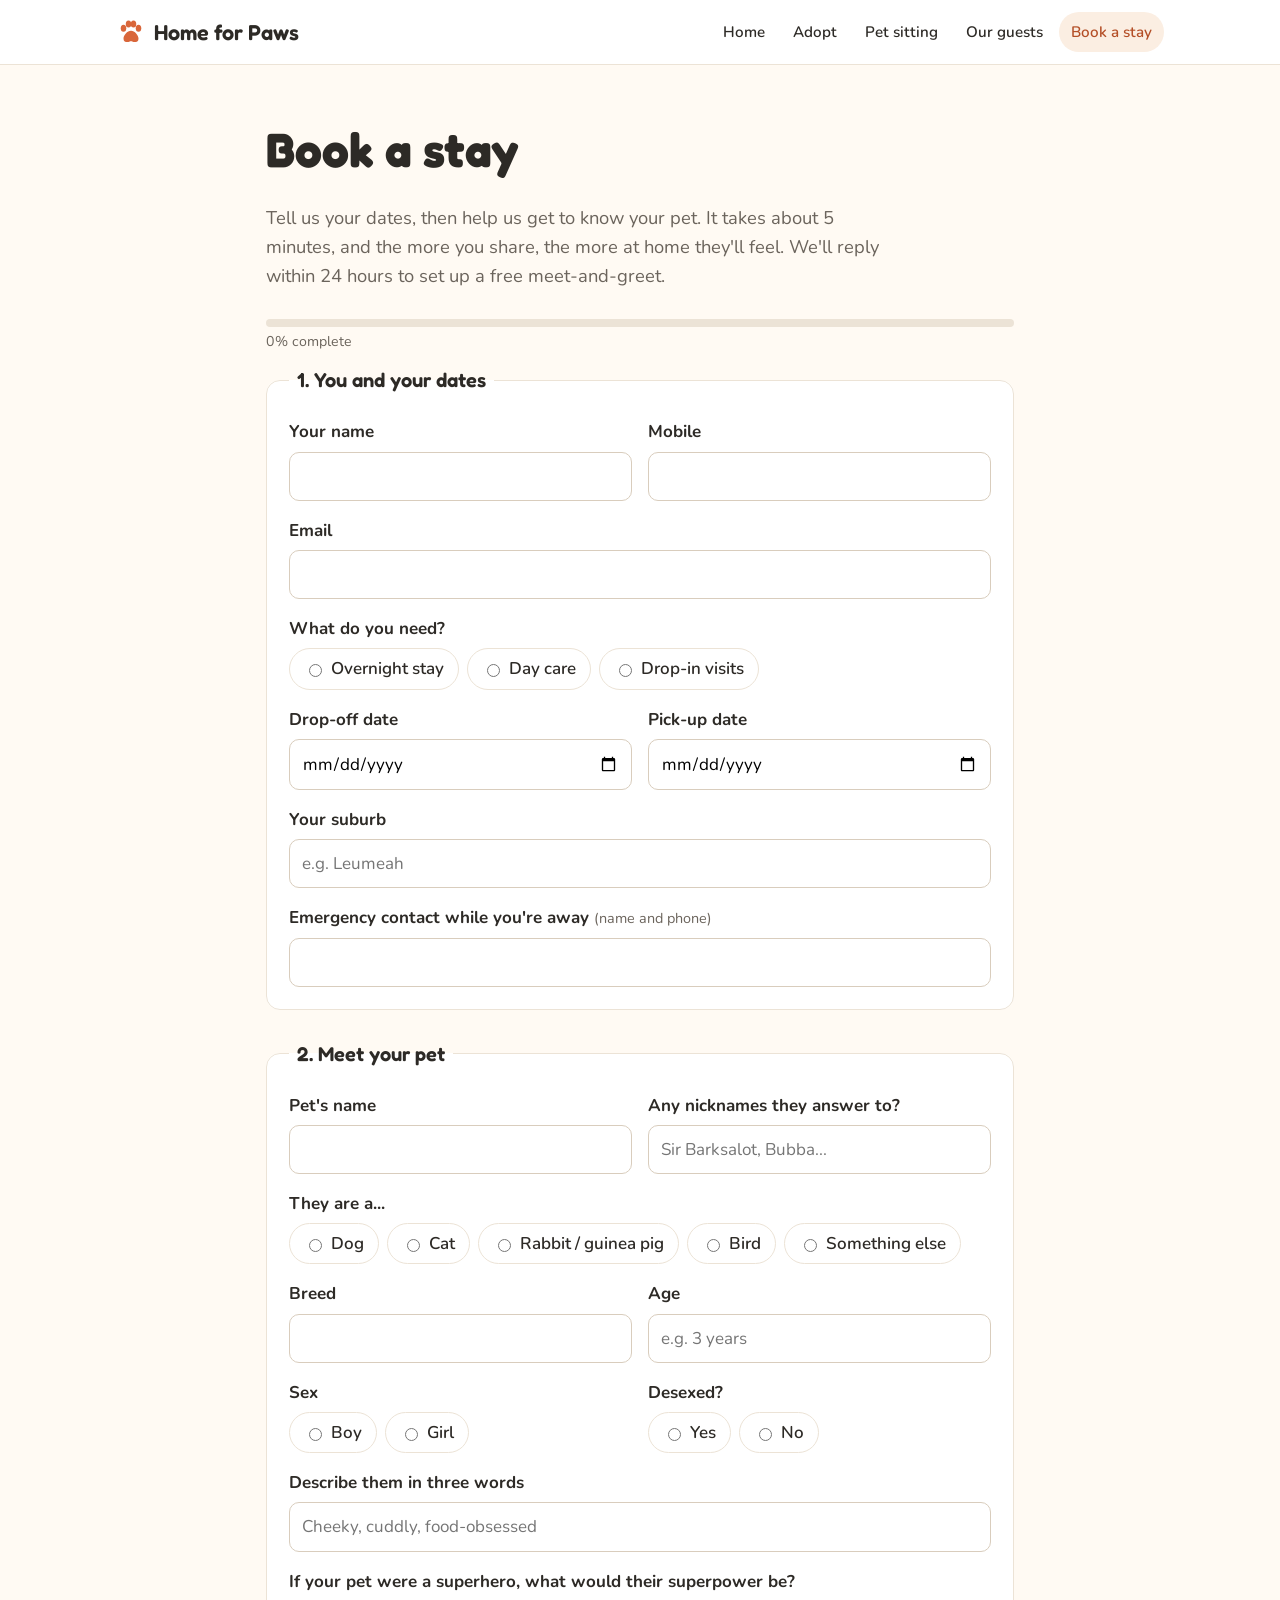
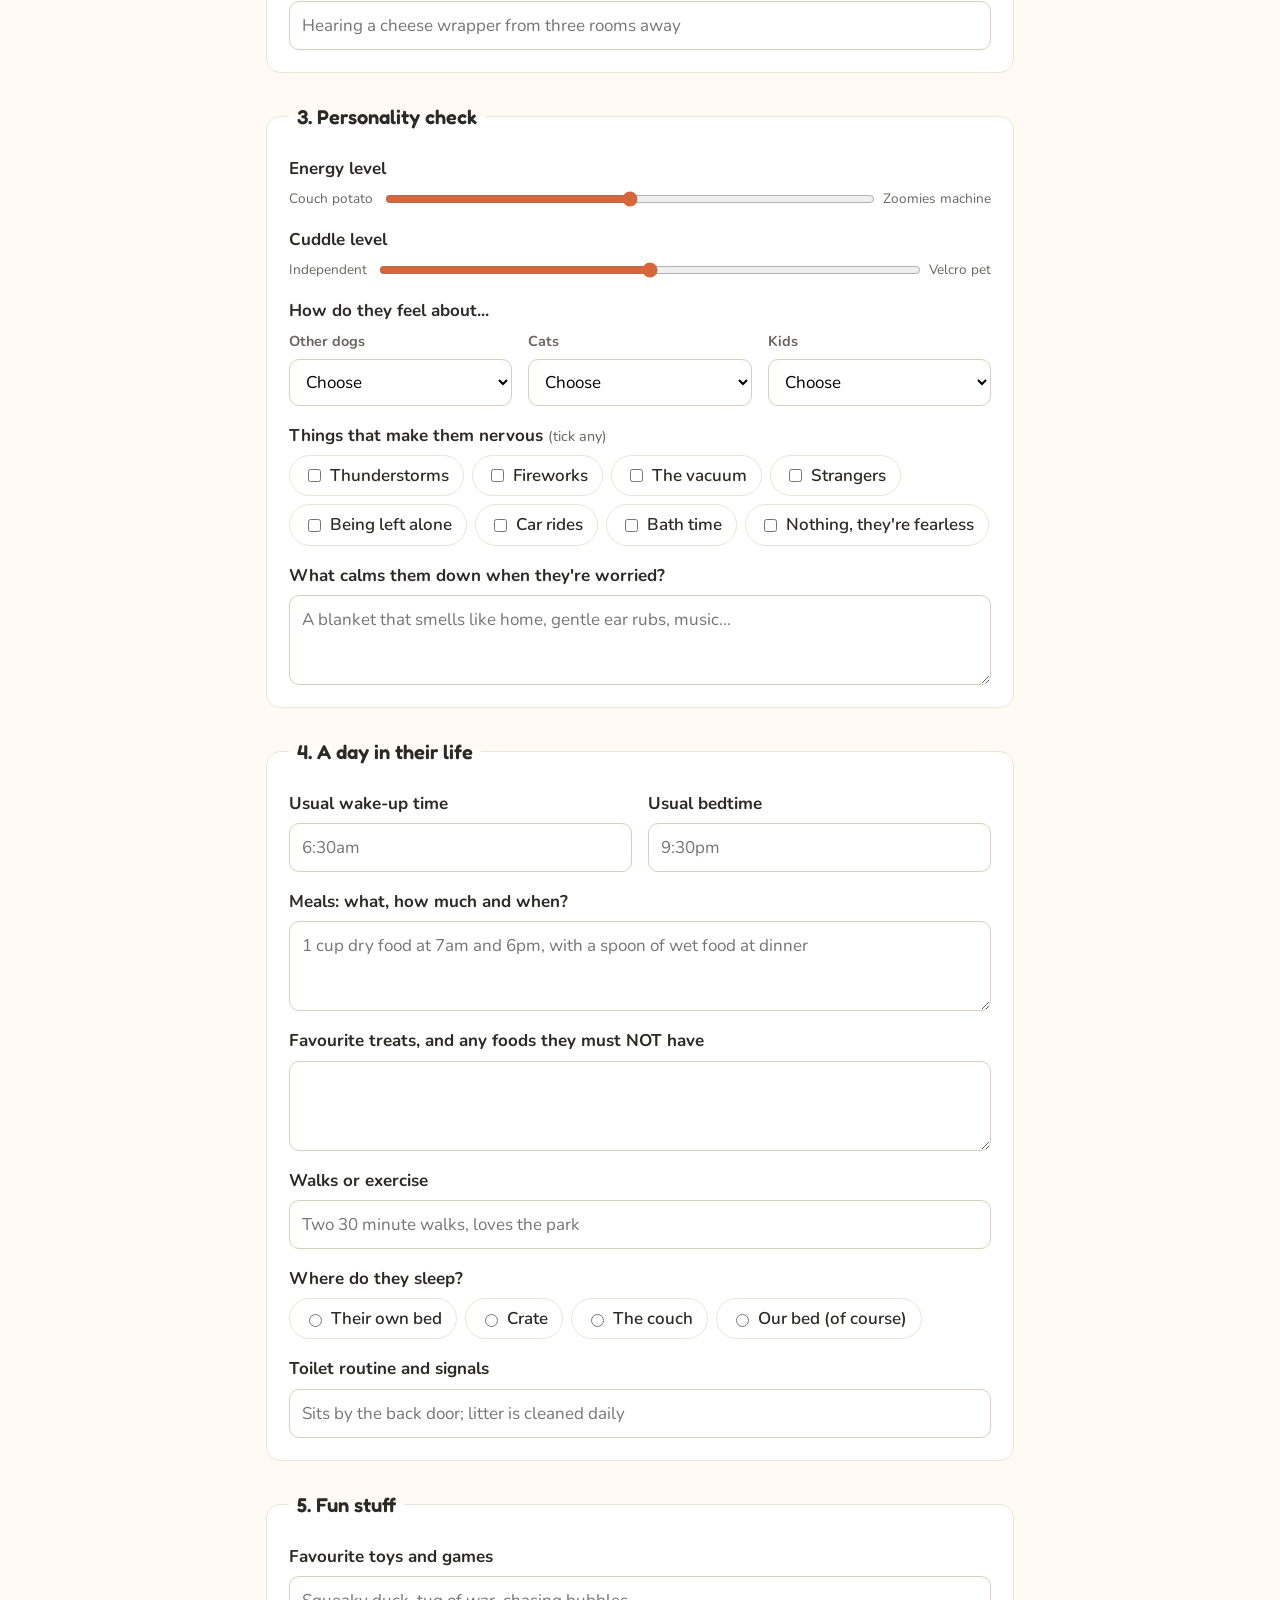
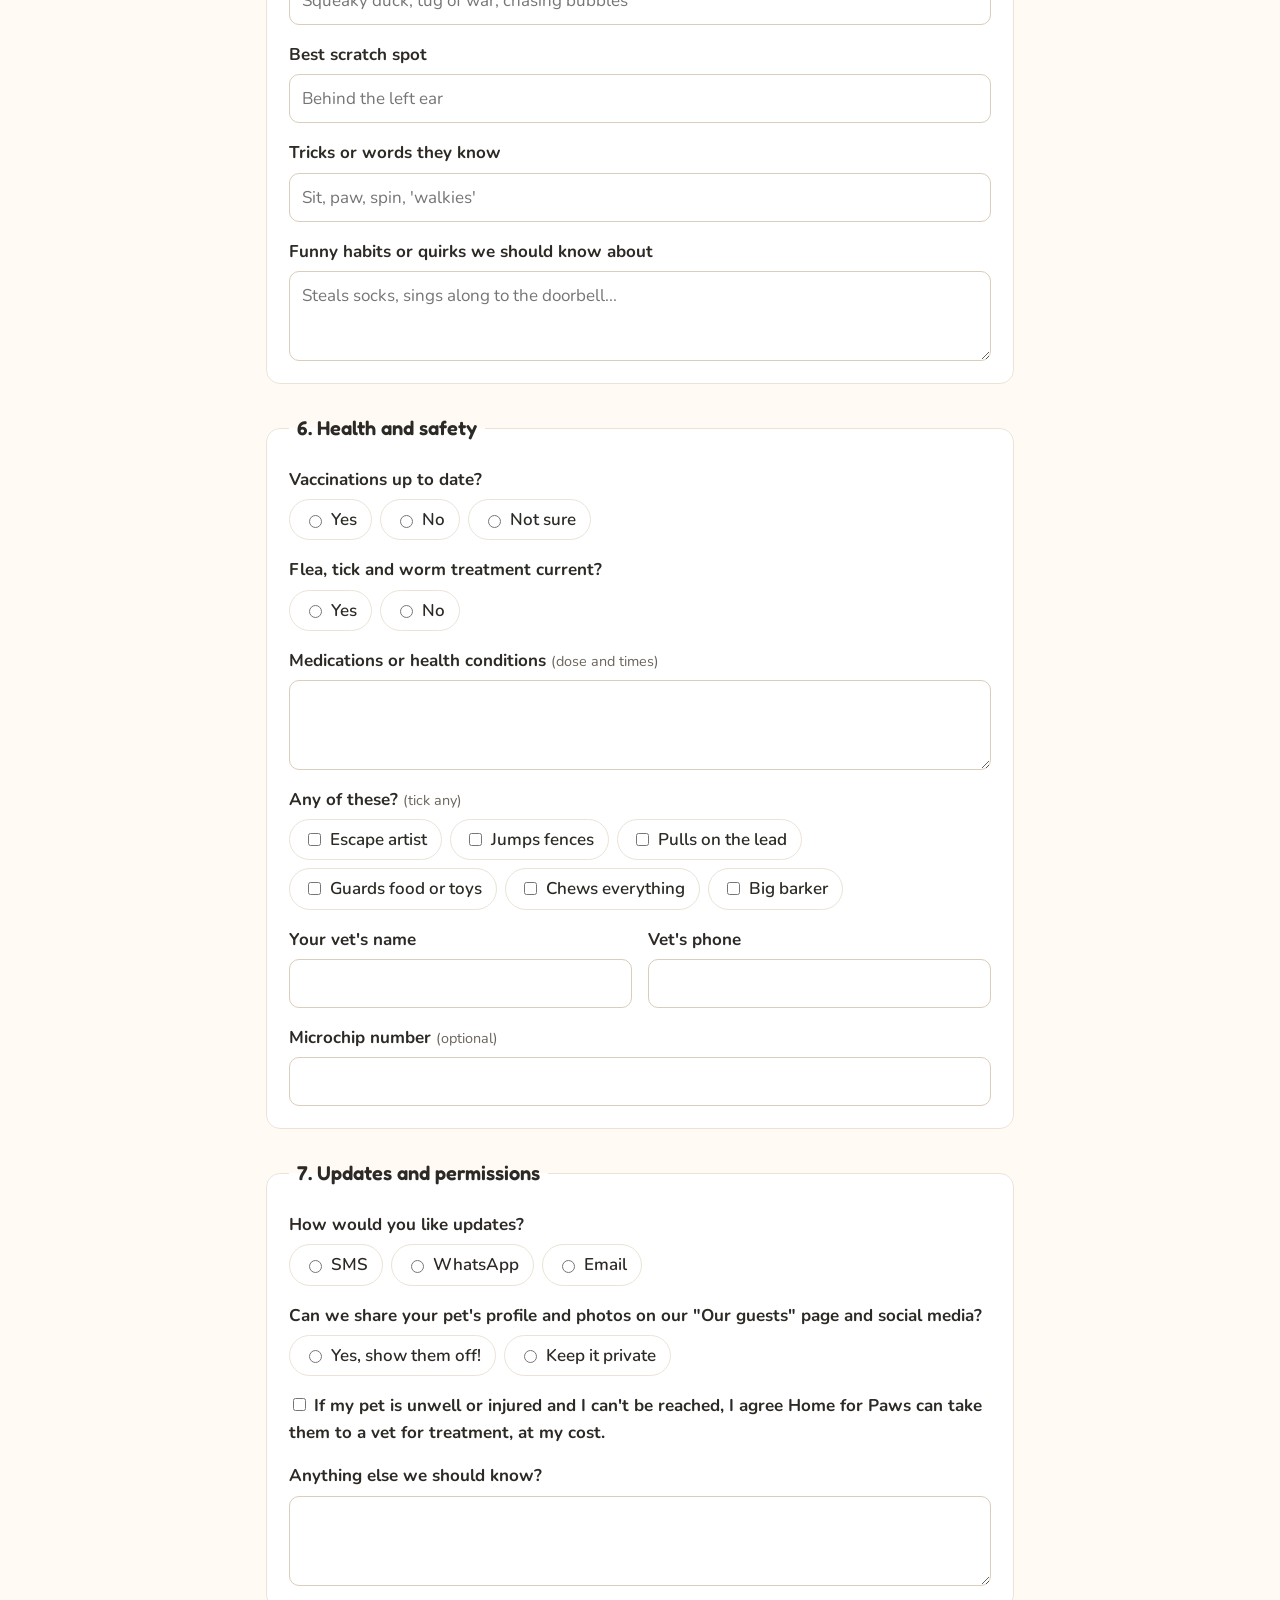
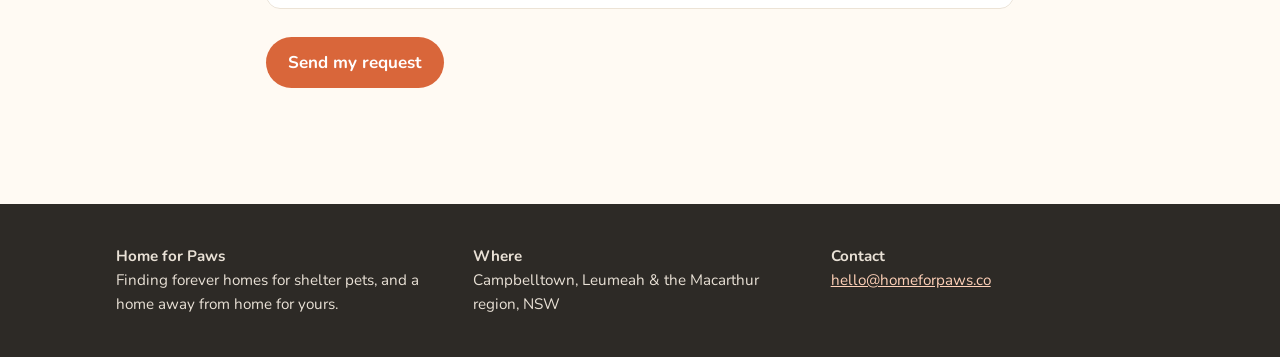
<file: book.html>
<!doctype html>
<html lang="en-AU">
<head>
<meta charset="utf-8">
<meta name="viewport" content="width=device-width, initial-scale=1">
<link rel="preconnect" href="https://fonts.googleapis.com">
<link rel="preconnect" href="https://fonts.gstatic.com" crossorigin>
<link href="https://fonts.googleapis.com/css2?family=Fredoka:wght@500;600&family=Nunito:wght@400;600;700&display=swap" rel="stylesheet">
<link rel="stylesheet" href="assets/style.css">
<link rel="icon" href="data:image/svg+xml,%3Csvg xmlns='http://www.w3.org/2000/svg' viewBox='0 0 24 24' fill='%23d9663a'%3E%3Cellipse cx='6' cy='9' rx='2.2' ry='2.8'/%3E%3Cellipse cx='10' cy='5.5' rx='2.2' ry='2.8'/%3E%3Cellipse cx='14' cy='5.5' rx='2.2' ry='2.8'/%3E%3Cellipse cx='18' cy='9' rx='2.2' ry='2.8'/%3E%3Cpath d='M12 11c-3 0-6 3.6-6 6.3C6 19.4 7.6 20 9 20c1.3 0 2-.6 3-.6s1.7.6 3 .6c1.4 0 3-.6 3-2.7C18 14.6 15 11 12 11z'/%3E%3C/svg%3E">
<title>Book a stay | Home for Paws</title>
<meta name="description" content="Request a pet sitting stay and tell us all about your pet with our fun pre-stay questionnaire.">
</head>
<body data-page="book">
<header id="site-header"></header>

<main>
  <section>
    <div class="wrap" style="max-width:780px">
      <h1>Book a stay</h1>
      <p class="lead">Tell us your dates, then help us get to know your pet. It takes about 5 minutes, and the more you share, the more at home they'll feel. We'll reply within 24 hours to set up a free meet-and-greet.</p>

      <div class="progress" aria-live="polite">
        <div class="progress-bar"><div></div></div>
        <small>0% complete</small>
      </div>

      <form data-hfp-form data-kind="booking" data-subject="Stay request" novalidate>
        <input type="text" name="_gotcha" style="display:none" tabindex="-1" autocomplete="off">

        <fieldset>
          <legend>1. You and your dates</legend>
          <div class="row">
            <div class="field"><label for="owner_name">Your name</label><input id="owner_name" name="owner_name" type="text" required autocomplete="name"></div>
            <div class="field"><label for="phone">Mobile</label><input id="phone" name="phone" type="tel" required autocomplete="tel"></div>
          </div>
          <div class="field"><label for="email">Email</label><input id="email" name="email" type="email" required autocomplete="email"></div>
          <div class="field">
            <div class="q">What do you need?</div>
            <div class="choices">
              <label><input type="radio" name="service" value="Overnight stay" required> Overnight stay</label>
              <label><input type="radio" name="service" value="Day care"> Day care</label>
              <label><input type="radio" name="service" value="Drop-in visits"> Drop-in visits</label>
            </div>
          </div>
          <div class="row">
            <div class="field"><label for="start">Drop-off date</label><input id="start" name="start_date" type="date" required></div>
            <div class="field"><label for="end">Pick-up date</label><input id="end" name="end_date" type="date" required></div>
          </div>
          <div class="field"><label for="suburb">Your suburb</label><input id="suburb" name="suburb" type="text" placeholder="e.g. Leumeah"></div>
          <div class="field"><label for="emergency">Emergency contact while you're away <span class="hint">(name and phone)</span></label><input id="emergency" name="emergency_contact" type="text" required></div>
        </fieldset>

        <fieldset>
          <legend>2. Meet your pet</legend>
          <div class="row">
            <div class="field"><label for="pet_name">Pet's name</label><input id="pet_name" name="pet_name" type="text" required></div>
            <div class="field"><label for="nicknames">Any nicknames they answer to?</label><input id="nicknames" name="nicknames" type="text" placeholder="Sir Barksalot, Bubba..."></div>
          </div>
          <div class="field">
            <div class="q">They are a...</div>
            <div class="choices">
              <label><input type="radio" name="species" value="Dog" required> Dog</label>
              <label><input type="radio" name="species" value="Cat"> Cat</label>
              <label><input type="radio" name="species" value="Rabbit / guinea pig"> Rabbit / guinea pig</label>
              <label><input type="radio" name="species" value="Bird"> Bird</label>
              <label><input type="radio" name="species" value="Other"> Something else</label>
            </div>
          </div>
          <div class="row">
            <div class="field"><label for="breed">Breed</label><input id="breed" name="breed" type="text"></div>
            <div class="field"><label for="age">Age</label><input id="age" name="age" type="text" placeholder="e.g. 3 years"></div>
          </div>
          <div class="row">
            <div class="field"><div class="q">Sex</div><div class="choices"><label><input type="radio" name="sex" value="Male"> Boy</label><label><input type="radio" name="sex" value="Female"> Girl</label></div></div>
            <div class="field"><div class="q">Desexed?</div><div class="choices"><label><input type="radio" name="desexed" value="Yes"> Yes</label><label><input type="radio" name="desexed" value="No"> No</label></div></div>
          </div>
          <div class="field"><label for="three_words">Describe them in three words</label><input id="three_words" name="three_words" type="text" placeholder="Cheeky, cuddly, food-obsessed"></div>
          <div class="field"><label for="superpower">If your pet were a superhero, what would their superpower be?</label><input id="superpower" name="superpower" type="text" placeholder="Hearing a cheese wrapper from three rooms away"></div>
        </fieldset>

        <fieldset>
          <legend>3. Personality check</legend>
          <div class="field">
            <label for="energy">Energy level</label>
            <div class="scale"><span>Couch potato</span><input id="energy" name="energy_level" type="range" min="1" max="5" value="3"><span>Zoomies machine</span></div>
          </div>
          <div class="field">
            <label for="cuddle">Cuddle level</label>
            <div class="scale"><span>Independent</span><input id="cuddle" name="cuddle_level" type="range" min="1" max="5" value="3"><span>Velcro pet</span></div>
          </div>
          <div class="field">
            <div class="q">How do they feel about...</div>
            <div class="row">
              <div class="field"><label for="with_dogs" class="hint">Other dogs</label><select id="with_dogs" name="with_dogs"><option value="">Choose</option><option>Loves them</option><option>Fine, after an introduction</option><option>Prefers not</option><option>Not sure</option></select></div>
              <div class="field"><label for="with_cats" class="hint">Cats</label><select id="with_cats" name="with_cats"><option value="">Choose</option><option>Loves them</option><option>Fine, after an introduction</option><option>Wants to chase them</option><option>Not sure</option></select></div>
              <div class="field"><label for="with_kids" class="hint">Kids</label><select id="with_kids" name="with_kids"><option value="">Choose</option><option>Loves them</option><option>Fine with calm kids</option><option>Prefers not</option><option>Not sure</option></select></div>
            </div>
          </div>
          <div class="field">
            <div class="q">Things that make them nervous <span class="hint">(tick any)</span></div>
            <div class="choices">
              <label><input type="checkbox" name="fears" value="Thunderstorms"> Thunderstorms</label>
              <label><input type="checkbox" name="fears" value="Fireworks"> Fireworks</label>
              <label><input type="checkbox" name="fears" value="Vacuum cleaner"> The vacuum</label>
              <label><input type="checkbox" name="fears" value="Strangers"> Strangers</label>
              <label><input type="checkbox" name="fears" value="Being left alone"> Being left alone</label>
              <label><input type="checkbox" name="fears" value="Car rides"> Car rides</label>
              <label><input type="checkbox" name="fears" value="Bath time"> Bath time</label>
              <label><input type="checkbox" name="fears" value="Nothing, fearless"> Nothing, they're fearless</label>
            </div>
          </div>
          <div class="field"><label for="calm">What calms them down when they're worried?</label><textarea id="calm" name="calming" placeholder="A blanket that smells like home, gentle ear rubs, music..."></textarea></div>
        </fieldset>

        <fieldset>
          <legend>4. A day in their life</legend>
          <div class="row">
            <div class="field"><label for="wake">Usual wake-up time</label><input id="wake" name="wake_time" type="text" placeholder="6:30am"></div>
            <div class="field"><label for="bed">Usual bedtime</label><input id="bed" name="bed_time" type="text" placeholder="9:30pm"></div>
          </div>
          <div class="field"><label for="meals">Meals: what, how much and when?</label><textarea id="meals" name="meals" placeholder="1 cup dry food at 7am and 6pm, with a spoon of wet food at dinner"></textarea></div>
          <div class="field"><label for="treats">Favourite treats, and any foods they must NOT have</label><textarea id="treats" name="treats_and_allergies"></textarea></div>
          <div class="field"><label for="walks">Walks or exercise</label><input id="walks" name="walks" type="text" placeholder="Two 30 minute walks, loves the park"></div>
          <div class="field">
            <div class="q">Where do they sleep?</div>
            <div class="choices">
              <label><input type="radio" name="sleep_spot" value="Own bed"> Their own bed</label>
              <label><input type="radio" name="sleep_spot" value="Crate"> Crate</label>
              <label><input type="radio" name="sleep_spot" value="On the couch"> The couch</label>
              <label><input type="radio" name="sleep_spot" value="On the human bed"> Our bed (of course)</label>
            </div>
          </div>
          <div class="field"><label for="toilet">Toilet routine and signals</label><input id="toilet" name="toilet_routine" type="text" placeholder="Sits by the back door; litter is cleaned daily"></div>
        </fieldset>

        <fieldset>
          <legend>5. Fun stuff</legend>
          <div class="field"><label for="toys">Favourite toys and games</label><input id="toys" name="favourite_toys" type="text" placeholder="Squeaky duck, tug of war, chasing bubbles"></div>
          <div class="field"><label for="scratch">Best scratch spot</label><input id="scratch" name="scratch_spot" type="text" placeholder="Behind the left ear"></div>
          <div class="field"><label for="tricks">Tricks or words they know</label><input id="tricks" name="tricks" type="text" placeholder="Sit, paw, spin, 'walkies'"></div>
          <div class="field"><label for="quirks">Funny habits or quirks we should know about</label><textarea id="quirks" name="quirks" placeholder="Steals socks, sings along to the doorbell..."></textarea></div>
        </fieldset>

        <fieldset>
          <legend>6. Health and safety</legend>
          <div class="field"><div class="q">Vaccinations up to date?</div><div class="choices"><label><input type="radio" name="vaccinated" value="Yes" required> Yes</label><label><input type="radio" name="vaccinated" value="No"> No</label><label><input type="radio" name="vaccinated" value="Not sure"> Not sure</label></div></div>
          <div class="field"><div class="q">Flea, tick and worm treatment current?</div><div class="choices"><label><input type="radio" name="parasite_treatment" value="Yes"> Yes</label><label><input type="radio" name="parasite_treatment" value="No"> No</label></div></div>
          <div class="field"><label for="meds">Medications or health conditions <span class="hint">(dose and times)</span></label><textarea id="meds" name="medications"></textarea></div>
          <div class="field">
            <div class="q">Any of these? <span class="hint">(tick any)</span></div>
            <div class="choices">
              <label><input type="checkbox" name="behaviour" value="Escape artist"> Escape artist</label>
              <label><input type="checkbox" name="behaviour" value="Jumps fences"> Jumps fences</label>
              <label><input type="checkbox" name="behaviour" value="Pulls on lead"> Pulls on the lead</label>
              <label><input type="checkbox" name="behaviour" value="Guards food or toys"> Guards food or toys</label>
              <label><input type="checkbox" name="behaviour" value="Chews things"> Chews everything</label>
              <label><input type="checkbox" name="behaviour" value="Barks a lot"> Big barker</label>
            </div>
          </div>
          <div class="row">
            <div class="field"><label for="vet">Your vet's name</label><input id="vet" name="vet_name" type="text" required></div>
            <div class="field"><label for="vet_phone">Vet's phone</label><input id="vet_phone" name="vet_phone" type="tel" required></div>
          </div>
          <div class="field"><label for="microchip">Microchip number <span class="hint">(optional)</span></label><input id="microchip" name="microchip" type="text"></div>
        </fieldset>

        <fieldset>
          <legend>7. Updates and permissions</legend>
          <div class="field">
            <div class="q">How would you like updates?</div>
            <div class="choices">
              <label><input type="radio" name="update_channel" value="SMS"> SMS</label>
              <label><input type="radio" name="update_channel" value="WhatsApp"> WhatsApp</label>
              <label><input type="radio" name="update_channel" value="Email"> Email</label>
            </div>
          </div>
          <div class="field">
            <div class="q">Can we share your pet's profile and photos on our "Our guests" page and social media?</div>
            <div class="choices">
              <label><input type="radio" name="share_profile" value="Yes"> Yes, show them off!</label>
              <label><input type="radio" name="share_profile" value="Private only"> Keep it private</label>
            </div>
          </div>
          <div class="field">
            <label class="choices" style="display:flex"><span><input type="checkbox" name="vet_consent" value="Yes" required> If my pet is unwell or injured and I can't be reached, I agree Home for Paws can take them to a vet for treatment, at my cost.</span></label>
          </div>
          <div class="field"><label for="anything">Anything else we should know?</label><textarea id="anything" name="anything_else"></textarea></div>
        </fieldset>

        <div><button class="btn" type="submit">Send my request</button></div>
      </form>
      <div id="form-status" role="status" style="margin-top:20px"></div>
    </div>
  </section>
</main>

<footer id="site-footer"></footer>
<script src="assets/config.js"></script>
<script src="assets/pets.js"></script>
<script src="assets/db.js"></script>
<script src="assets/site.js"></script>
</body>
</html>
</file>
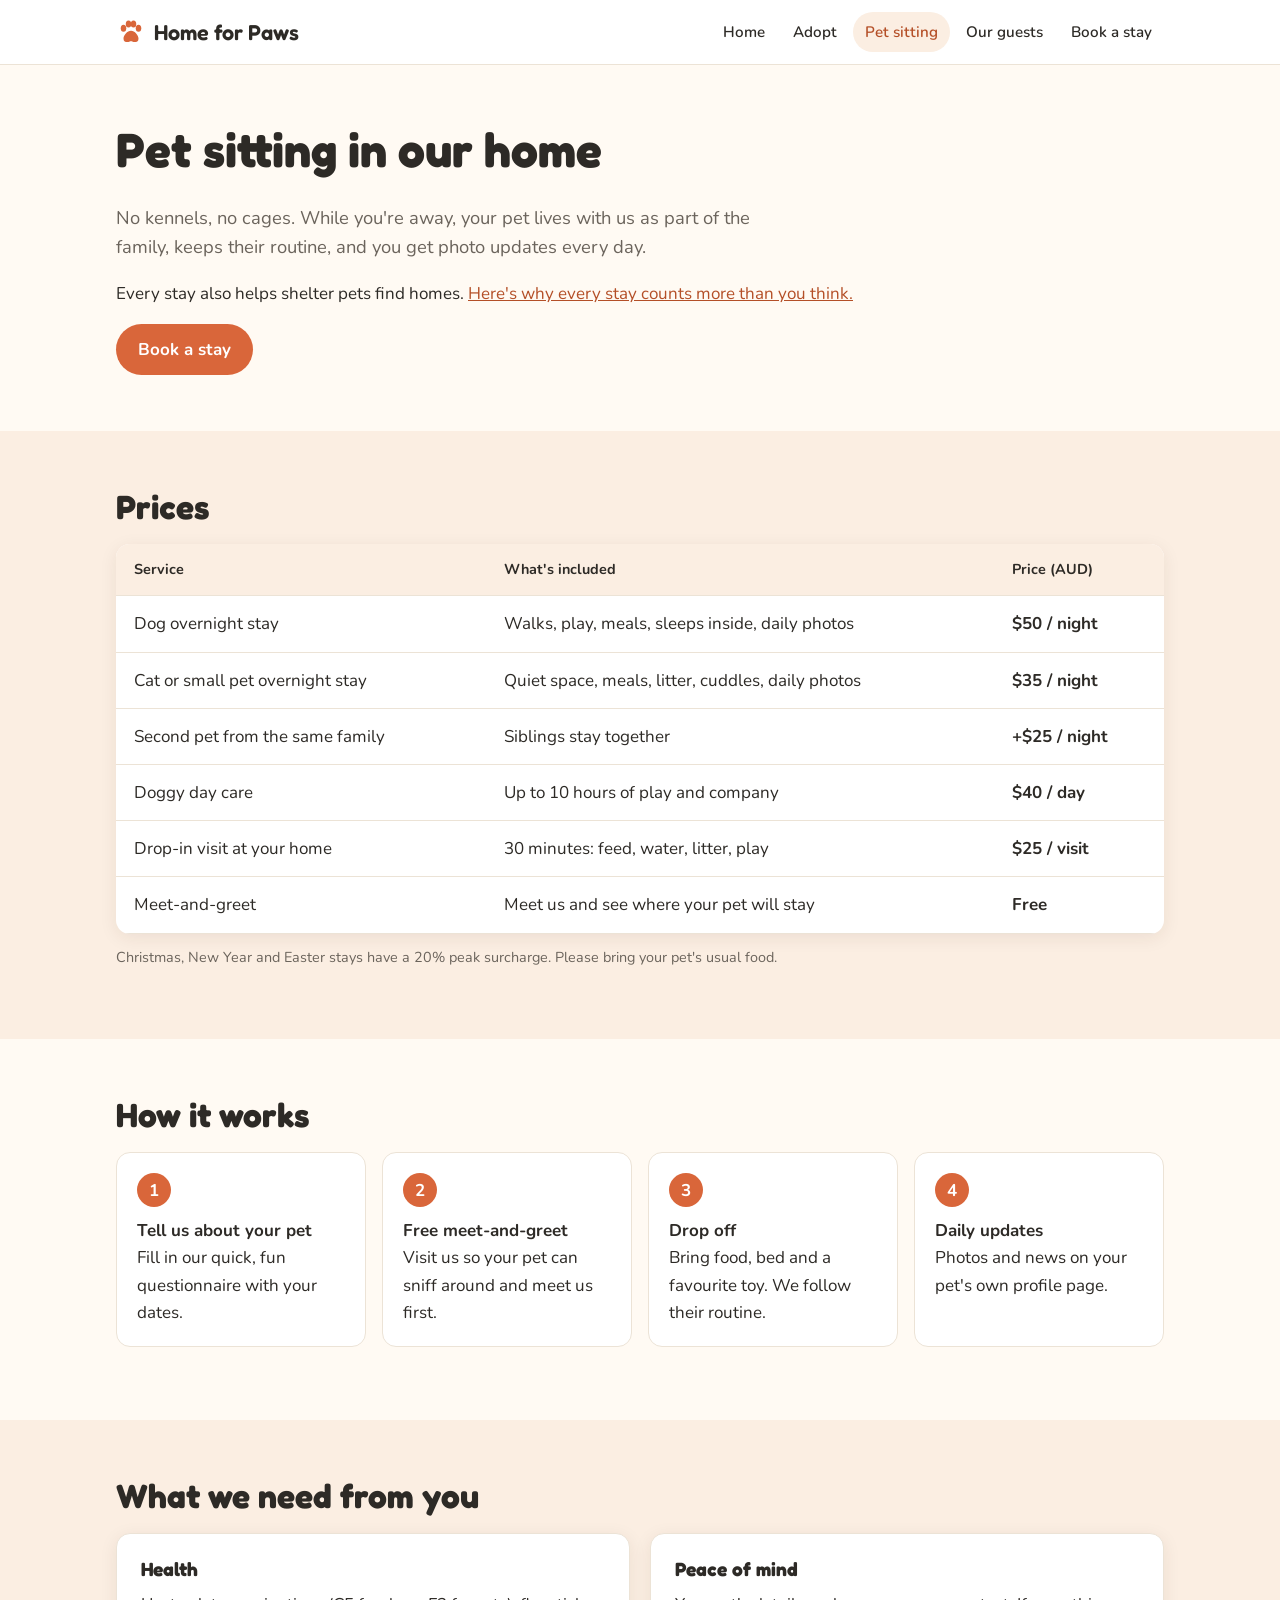
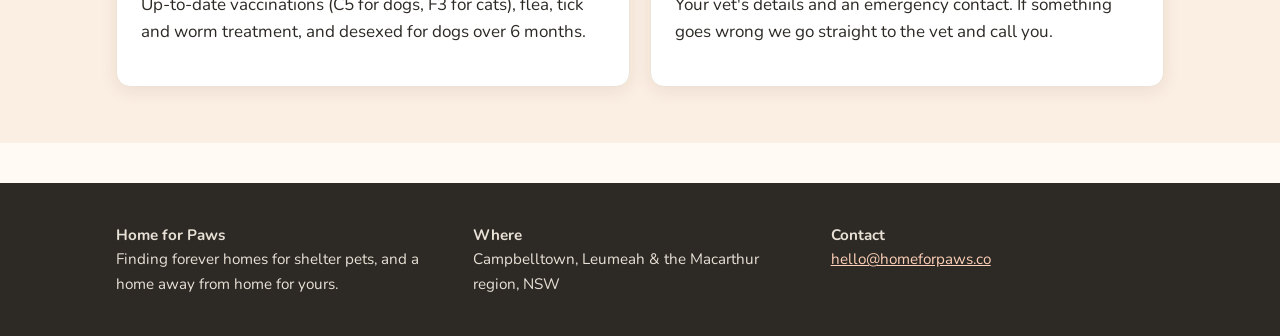
<file: pet-sitting.html>
<!doctype html>
<html lang="en-AU">
<head>
<meta charset="utf-8">
<meta name="viewport" content="width=device-width, initial-scale=1">
<link rel="preconnect" href="https://fonts.googleapis.com">
<link rel="preconnect" href="https://fonts.gstatic.com" crossorigin>
<link href="https://fonts.googleapis.com/css2?family=Fredoka:wght@500;600&family=Nunito:wght@400;600;700&display=swap" rel="stylesheet">
<link rel="stylesheet" href="assets/style.css">
<link rel="icon" href="data:image/svg+xml,%3Csvg xmlns='http://www.w3.org/2000/svg' viewBox='0 0 24 24' fill='%23d9663a'%3E%3Cellipse cx='6' cy='9' rx='2.2' ry='2.8'/%3E%3Cellipse cx='10' cy='5.5' rx='2.2' ry='2.8'/%3E%3Cellipse cx='14' cy='5.5' rx='2.2' ry='2.8'/%3E%3Cellipse cx='18' cy='9' rx='2.2' ry='2.8'/%3E%3Cpath d='M12 11c-3 0-6 3.6-6 6.3C6 19.4 7.6 20 9 20c1.3 0 2-.6 3-.6s1.7.6 3 .6c1.4 0 3-.6 3-2.7C18 14.6 15 11 12 11z'/%3E%3C/svg%3E">
<title>Pet sitting in our home | Home for Paws</title>
<meta name="description" content="Home pet sitting, day care and drop-in visits in Campbelltown, Leumeah and Macarthur, NSW. Your pet stays in our home, not a kennel.">
</head>
<body data-page="sitting">
<header id="site-header"></header>

<main>
  <section>
    <div class="wrap">
      <h1>Pet sitting in our home</h1>
      <p class="lead">No kennels, no cages. While you're away, your pet lives with us as part of the family, keeps their routine, and you get photo updates every day.</p>
      <p>Every stay also helps shelter pets find homes. <a href="index.html#why">Here's why every stay counts more than you think.</a></p>
      <div class="btn-row"><a class="btn" href="book.html">Book a stay</a></div>
    </div>
  </section>

  <section class="soft">
    <div class="wrap">
      <h2>Prices</h2>
      <table class="price-table">
        <thead><tr><th>Service</th><th>What's included</th><th>Price (AUD)</th></tr></thead>
        <tbody>
          <tr><td>Dog overnight stay</td><td>Walks, play, meals, sleeps inside, daily photos</td><td>$50 / night</td></tr>
          <tr><td>Cat or small pet overnight stay</td><td>Quiet space, meals, litter, cuddles, daily photos</td><td>$35 / night</td></tr>
          <tr><td>Second pet from the same family</td><td>Siblings stay together</td><td>+$25 / night</td></tr>
          <tr><td>Doggy day care</td><td>Up to 10 hours of play and company</td><td>$40 / day</td></tr>
          <tr><td>Drop-in visit at your home</td><td>30 minutes: feed, water, litter, play</td><td>$25 / visit</td></tr>
          <tr><td>Meet-and-greet</td><td>Meet us and see where your pet will stay</td><td>Free</td></tr>
        </tbody>
      </table>
      <p class="hint" style="margin-top:12px">Christmas, New Year and Easter stays have a 20% peak surcharge. Please bring your pet's usual food.</p>
    </div>
  </section>

  <section>
    <div class="wrap">
      <h2>How it works</h2>
      <ol class="steps">
        <li><strong>Tell us about your pet</strong><br>Fill in our quick, fun questionnaire with your dates.</li>
        <li><strong>Free meet-and-greet</strong><br>Visit us so your pet can sniff around and meet us first.</li>
        <li><strong>Drop off</strong><br>Bring food, bed and a favourite toy. We follow their routine.</li>
        <li><strong>Daily updates</strong><br>Photos and news on your pet's own profile page.</li>
      </ol>
    </div>
  </section>

  <section class="soft">
    <div class="wrap">
      <h2>What we need from you</h2>
      <div class="grid two">
        <div class="card"><h3>Health</h3><p>Up-to-date vaccinations (C5 for dogs, F3 for cats), flea, tick and worm treatment, and desexed for dogs over 6 months.</p></div>
        <div class="card"><h3>Peace of mind</h3><p>Your vet's details and an emergency contact. If something goes wrong we go straight to the vet and call you.</p></div>
      </div>
    </div>
  </section>
</main>

<footer id="site-footer"></footer>
<script src="assets/config.js"></script>
<script src="assets/pets.js"></script>
<script src="assets/db.js"></script>
<script src="assets/site.js"></script>
</body>
</html>
</file>
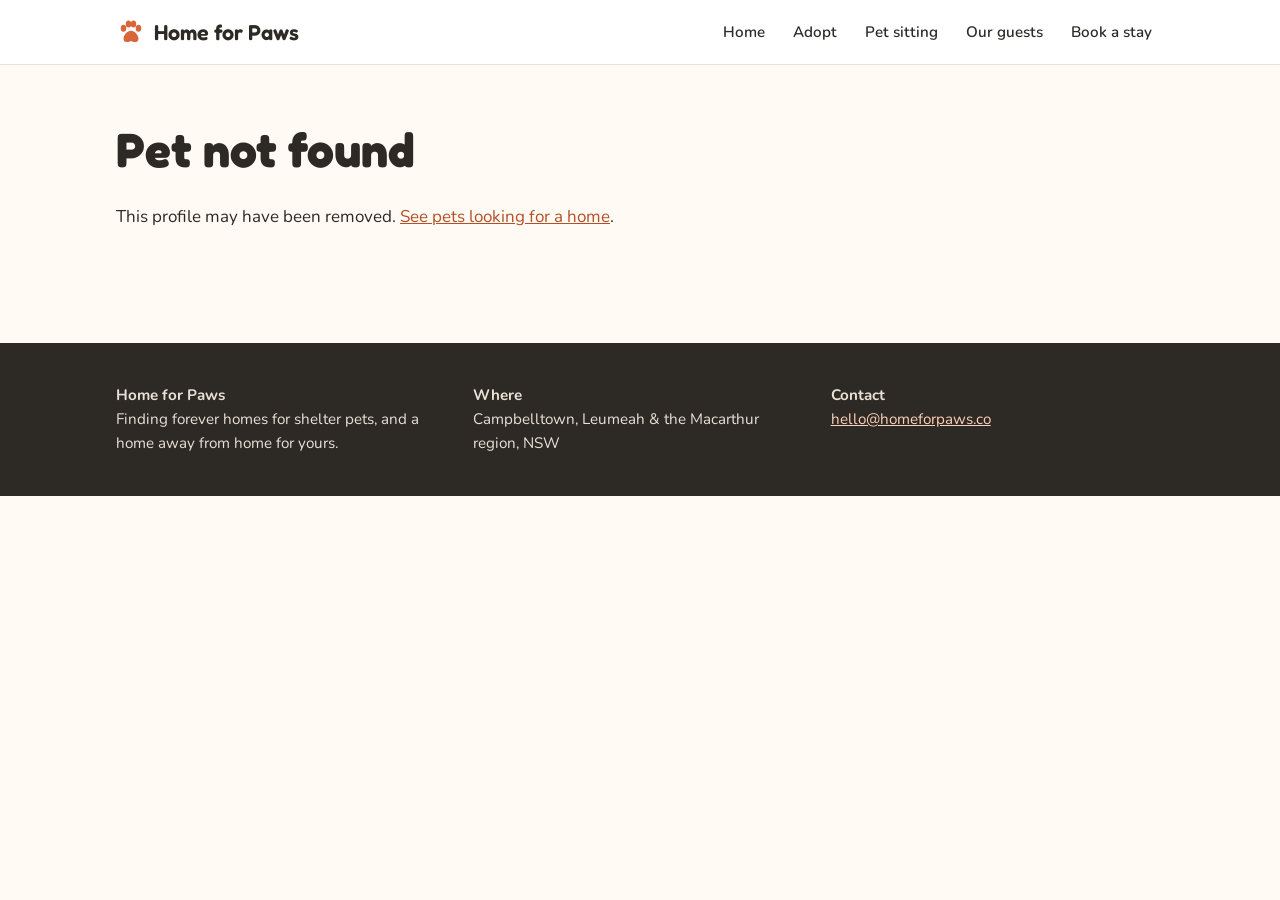
<file: pet.html>
<!doctype html>
<html lang="en-AU">
<head>
<meta charset="utf-8">
<meta name="viewport" content="width=device-width, initial-scale=1">
<link rel="preconnect" href="https://fonts.googleapis.com">
<link rel="preconnect" href="https://fonts.gstatic.com" crossorigin>
<link href="https://fonts.googleapis.com/css2?family=Fredoka:wght@500;600&family=Nunito:wght@400;600;700&display=swap" rel="stylesheet">
<link rel="stylesheet" href="assets/style.css">
<link rel="icon" href="data:image/svg+xml,%3Csvg xmlns='http://www.w3.org/2000/svg' viewBox='0 0 24 24' fill='%23d9663a'%3E%3Cellipse cx='6' cy='9' rx='2.2' ry='2.8'/%3E%3Cellipse cx='10' cy='5.5' rx='2.2' ry='2.8'/%3E%3Cellipse cx='14' cy='5.5' rx='2.2' ry='2.8'/%3E%3Cellipse cx='18' cy='9' rx='2.2' ry='2.8'/%3E%3Cpath d='M12 11c-3 0-6 3.6-6 6.3C6 19.4 7.6 20 9 20c1.3 0 2-.6 3-.6s1.7.6 3 .6c1.4 0 3-.6 3-2.7C18 14.6 15 11 12 11z'/%3E%3C/svg%3E">
<title>Pet profile | Home for Paws</title>
</head>
<body>
<header id="site-header"></header>

<main>
  <section>
    <div class="wrap" id="pet-profile"></div>
  </section>
</main>

<footer id="site-footer"></footer>
<script src="assets/config.js"></script>
<script src="assets/pets.js"></script>
<script src="assets/db.js"></script>
<script src="assets/site.js"></script>
</body>
</html>
</file>
<file: assets/style.css>
:root {
  --bg: #fffaf3;
  --surface: #ffffff;
  --ink: #2d2a26;
  --muted: #6b645c;
  --line: #ece3d6;
  --brand: #d9663a;
  --brand-dark: #b44f27;
  --accent: #2f7a6b;
  --soft: #fbeee2;
  --radius: 14px;
  --shadow: 0 4px 18px rgba(60, 40, 20, 0.08);
  --max: 1080px;
}

* { box-sizing: border-box; }
html { scroll-behavior: smooth; }
body {
  margin: 0;
  font-family: "Nunito", system-ui, -apple-system, "Segoe UI", sans-serif;
  color: var(--ink);
  background: var(--bg);
  line-height: 1.6;
  font-size: 17px;
}
img { max-width: 100%; display: block; }
a { color: var(--brand-dark); }
h1, h2, h3 { font-family: "Fredoka", "Nunito", sans-serif; line-height: 1.2; margin: 0 0 0.5em; }
h1 { font-size: clamp(2rem, 5vw, 3rem); }
h2 { font-size: clamp(1.5rem, 3.5vw, 2.1rem); }
h3 { font-size: 1.2rem; }
p { margin: 0 0 1em; }

.wrap { max-width: var(--max); margin: 0 auto; padding: 0 16px; }
section { padding: 56px 0; }
.soft { background: var(--soft); }
.center { text-align: center; }
.lead { font-size: 1.15rem; color: var(--muted); max-width: 640px; }
.center .lead, .lead.center-block { margin-left: auto; margin-right: auto; }
.lead.center-block { text-align: center; }

/* Header */
.site-header { background: var(--surface); border-bottom: 1px solid var(--line); position: sticky; top: 0; z-index: 10; }
.site-header .wrap { display: flex; align-items: center; justify-content: space-between; gap: 12px; min-height: 64px; }
.logo { display: flex; align-items: center; gap: 8px; font-family: "Fredoka", sans-serif; font-size: 1.35rem; font-weight: 600; color: var(--ink); text-decoration: none; }
.logo svg { width: 30px; height: 30px; color: var(--brand); }
.nav { display: flex; gap: 4px; flex-wrap: wrap; }
.nav a { text-decoration: none; color: var(--ink); padding: 8px 12px; border-radius: 999px; font-weight: 600; font-size: 0.95rem; }
.nav a:hover, .nav a[aria-current="page"] { background: var(--soft); color: var(--brand-dark); }
.menu-btn { display: none; background: none; border: 1px solid var(--line); border-radius: 10px; padding: 8px 12px; font: inherit; font-weight: 700; cursor: pointer; }
@media (max-width: 760px) {
  .menu-btn { display: block; }
  .nav { display: none; position: absolute; left: 0; right: 0; top: 64px; background: var(--surface); border-bottom: 1px solid var(--line); flex-direction: column; padding: 8px 16px 16px; }
  .nav.open { display: flex; }
}

/* Buttons */
.btn { display: inline-block; background: var(--brand); color: #fff; text-decoration: none; padding: 12px 22px; border-radius: 999px; font-weight: 700; border: 0; font: inherit; font-weight: 700; cursor: pointer; }
.btn:hover { background: var(--brand-dark); }
.btn.secondary { background: transparent; color: var(--brand-dark); border: 2px solid var(--brand); }
.btn.secondary:hover { background: var(--soft); }
.btn-row { display: flex; gap: 12px; flex-wrap: wrap; }
.center .btn-row { justify-content: center; }

/* Hero */
.hero { padding: 64px 0 48px; }
.hero .wrap { display: grid; grid-template-columns: 1.2fr 1fr; gap: 40px; align-items: center; }
.hero-art { aspect-ratio: 1; border-radius: 50%; background: radial-gradient(circle at 30% 30%, #ffd9b8, var(--brand)); display: grid; place-items: center; color: #fff; max-width: 380px; justify-self: center; width: 100%; }
.hero-art svg { width: 55%; height: 55%; }
@media (max-width: 760px) { .hero .wrap { grid-template-columns: 1fr; } .hero-art { max-width: 220px; } }

/* Cards and grids */
.grid { display: grid; gap: 20px; grid-template-columns: repeat(auto-fill, minmax(240px, 1fr)); }
.grid.three { grid-template-columns: repeat(auto-fit, minmax(260px, 1fr)); }
.grid.two { grid-template-columns: repeat(auto-fit, minmax(280px, 1fr)); }
.card { background: var(--surface); border: 1px solid var(--line); border-radius: var(--radius); box-shadow: var(--shadow); padding: 24px; }
.card .icon { width: 44px; height: 44px; border-radius: 12px; background: var(--soft); color: var(--brand); display: grid; place-items: center; margin-bottom: 12px; }
.card .icon svg { width: 24px; height: 24px; }

.pet-card { background: var(--surface); border: 1px solid var(--line); border-radius: var(--radius); box-shadow: var(--shadow); overflow: hidden; text-decoration: none; color: inherit; display: flex; flex-direction: column; transition: transform 0.15s; }
.pet-card:hover { transform: translateY(-3px); }
.pet-card .body { padding: 16px 18px 20px; }
.pet-card h3 { margin: 0 0 2px; }
.pet-card .meta { color: var(--muted); font-size: 0.92rem; margin-bottom: 10px; }
.pet-photo { aspect-ratio: 4 / 3; width: 100%; object-fit: cover; display: grid; place-items: center; color: rgba(255,255,255,0.9); font-family: "Fredoka", sans-serif; font-size: 3.2rem; position: relative; }
.pet-photo svg { width: 30%; height: 30%; position: absolute; right: 10px; bottom: 10px; opacity: 0.35; }
.tags { display: flex; flex-wrap: wrap; gap: 6px; padding: 0; margin: 0; list-style: none; }
.tags li { background: var(--soft); color: var(--brand-dark); border-radius: 999px; padding: 3px 10px; font-size: 0.85rem; font-weight: 600; }
.badge { display: inline-block; font-size: 0.78rem; font-weight: 700; text-transform: uppercase; letter-spacing: 0.04em; padding: 3px 10px; border-radius: 999px; background: #e3f1ed; color: var(--accent); }
.badge.guest { background: #ece7f7; color: #5b4a8a; }
.badge.sample { background: #f4f0e8; color: var(--muted); }

.filters { display: flex; gap: 8px; flex-wrap: wrap; margin: 0 0 24px; }
.filters button { font: inherit; font-weight: 600; border: 1px solid var(--line); background: var(--surface); padding: 8px 16px; border-radius: 999px; cursor: pointer; }
.filters button[aria-pressed="true"] { background: var(--brand); color: #fff; border-color: var(--brand); }

/* Profile */
.profile { display: grid; grid-template-columns: 1fr 1.2fr; gap: 40px; align-items: start; }
.profile .pet-photo { border-radius: var(--radius); font-size: 6rem; }
@media (max-width: 760px) { .profile { grid-template-columns: 1fr; } }
.facts { display: grid; grid-template-columns: repeat(2, 1fr); gap: 10px; margin: 20px 0; }
.facts div { background: var(--surface); border: 1px solid var(--line); border-radius: 10px; padding: 10px 14px; }
.facts dt { font-size: 0.8rem; color: var(--muted); text-transform: uppercase; letter-spacing: 0.04em; }
.facts dd { margin: 0; font-weight: 700; }
.goodwith { list-style: none; padding: 0; margin: 0 0 20px; display: flex; gap: 10px; flex-wrap: wrap; }
.goodwith li { border-radius: 10px; padding: 6px 12px; font-weight: 600; font-size: 0.92rem; border: 1px solid var(--line); background: var(--surface); }
.goodwith .yes { color: var(--accent); }
.goodwith .no { color: #a33b2b; }
.goodwith .unk { color: var(--muted); }
.updates { border-left: 3px solid var(--brand); padding-left: 16px; }

/* Pricing */
.price-table { width: 100%; border-collapse: collapse; background: var(--surface); border-radius: var(--radius); overflow: hidden; box-shadow: var(--shadow); }
.price-table th, .price-table td { text-align: left; padding: 14px 18px; border-bottom: 1px solid var(--line); }
.price-table th { background: var(--soft); font-size: 0.9rem; }
.price-table td:last-child { font-weight: 700; white-space: nowrap; }
.steps { counter-reset: s; list-style: none; padding: 0; display: grid; gap: 16px; grid-template-columns: repeat(auto-fit, minmax(200px, 1fr)); }
.steps li { counter-increment: s; background: var(--surface); border: 1px solid var(--line); border-radius: var(--radius); padding: 20px; }
.steps li::before { content: counter(s); display: grid; place-items: center; width: 34px; height: 34px; border-radius: 50%; background: var(--brand); color: #fff; font-weight: 700; margin-bottom: 10px; }

/* Forms */
form { display: grid; gap: 28px; }
fieldset { border: 1px solid var(--line); border-radius: var(--radius); background: var(--surface); padding: 22px; margin: 0; display: grid; gap: 16px; }
legend { font-family: "Fredoka", sans-serif; font-size: 1.25rem; font-weight: 600; padding: 0 8px; }
.field { display: grid; gap: 6px; }
.field label, .q { font-weight: 700; }
.hint { color: var(--muted); font-size: 0.9rem; font-weight: 400; }
input[type="text"], input[type="email"], input[type="tel"], input[type="date"], input[type="number"], select, textarea {
  font: inherit; padding: 10px 12px; border: 1px solid #d9cdbd; border-radius: 10px; background: #fff; width: 100%;
}
textarea { min-height: 90px; resize: vertical; }
input:focus, select:focus, textarea:focus { outline: 3px solid #f5c9b2; border-color: var(--brand); }
.row { display: grid; gap: 16px; grid-template-columns: repeat(auto-fit, minmax(200px, 1fr)); }
.choices { display: flex; flex-wrap: wrap; gap: 8px; }
.choices label { display: inline-flex; align-items: center; gap: 6px; border: 1px solid var(--line); border-radius: 999px; padding: 6px 14px; cursor: pointer; font-weight: 600; background: #fff; }
.choices input { accent-color: var(--brand); }
.choices label:has(input:checked) { background: var(--soft); border-color: var(--brand); }
.scale { display: grid; grid-template-columns: auto 1fr auto; gap: 10px; align-items: center; }
.scale input { accent-color: var(--brand); width: 100%; }
.scale span { font-size: 0.85rem; color: var(--muted); }
.progress { position: sticky; top: 64px; background: var(--bg); padding: 10px 0; z-index: 5; }
.progress-bar { height: 8px; background: var(--line); border-radius: 999px; overflow: hidden; }
.progress-bar div { height: 100%; width: 0; background: var(--brand); transition: width 0.2s; }
.progress small { color: var(--muted); }
.notice { background: #e3f1ed; border: 1px solid #b9dcd2; border-radius: var(--radius); padding: 18px 20px; }
.notice.warn { background: #fff4e0; border-color: #f0d6a8; }

/* Footer */
.site-footer { background: #2d2a26; color: #e9e1d6; padding: 40px 0; margin-top: 40px; font-size: 0.95rem; }
.site-footer a { color: #ffd1b8; }
.site-footer .wrap { display: grid; gap: 24px; grid-template-columns: repeat(auto-fit, minmax(220px, 1fr)); }

/* Belief quote */
.belief { margin: 32px auto 0; max-width: 760px; background: var(--soft); border-left: 4px solid var(--brand); border-radius: var(--radius); padding: 24px 28px; }
.belief p { font-family: "Fredoka", "Nunito", sans-serif; font-size: 1.2rem; line-height: 1.5; margin: 0 0 12px; }
.belief footer { color: var(--muted); font-weight: 700; font-size: 0.95rem; }
.belief footer::before { content: "\2014\00a0"; }
</file>
